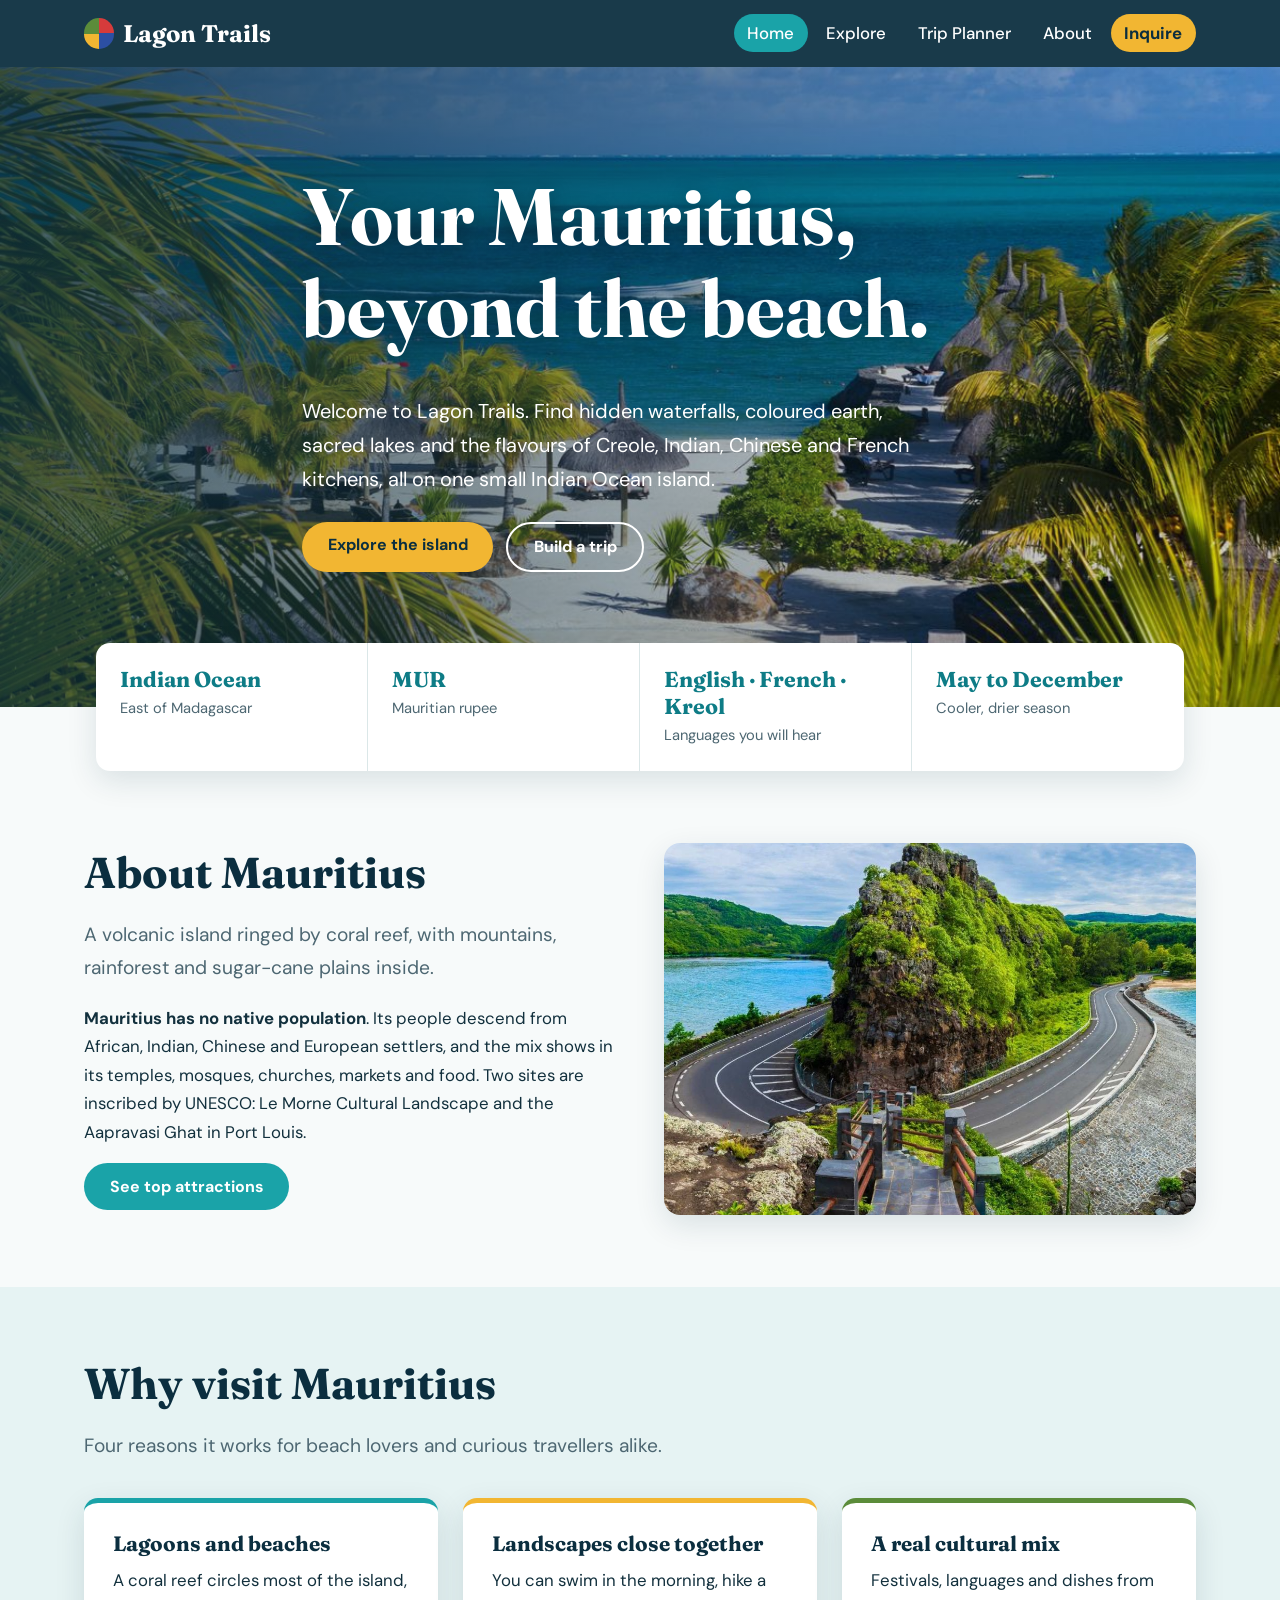
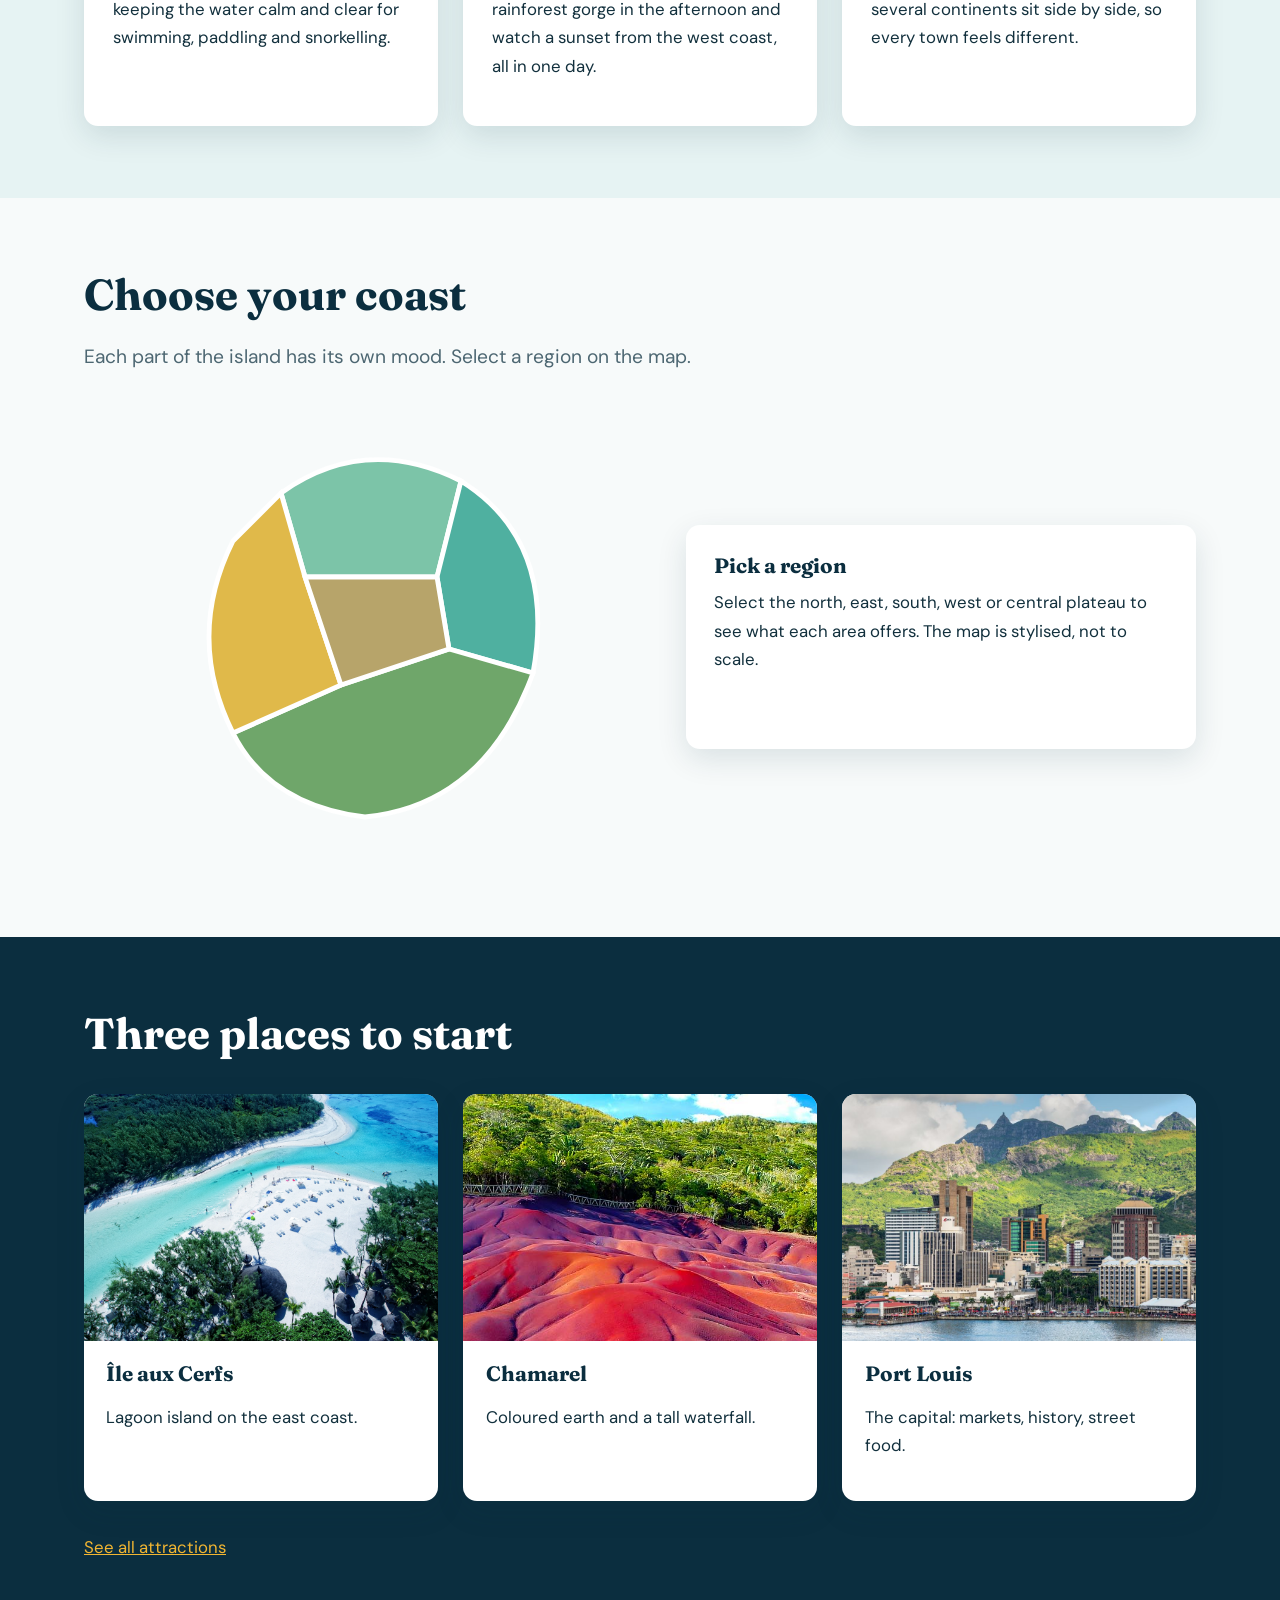
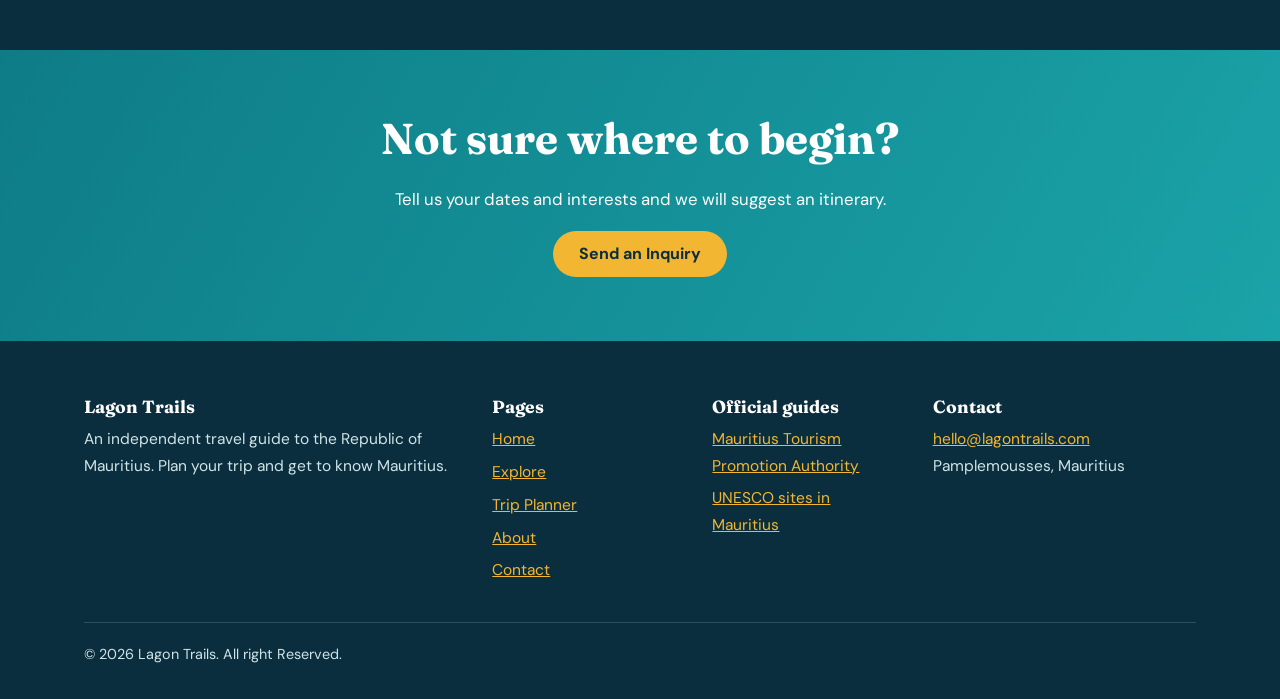
<file: index.html>
<!DOCTYPE html>
<html lang="en">
    <head>
        <meta charset="utf-8">
        <meta name="viewport" content="width=device-width, initial-scale=1">
        <title>Discover Mauritius | Lagon Trails</title>

        <meta name="description" content="Lagon Trails is a travel guide to Mauritius: beaches, mountains, Creole culture and trip planning.">
        <link rel="preconnect" href="https://fonts.googleapis.com"><link rel="preconnect" href="https://fonts.gstatic.com" crossorigin>
        <link href="https://fonts.googleapis.com/css2?family=DM+Sans:wght@400;500;700&family=Fraunces:opsz,wght@9..144,600;9..144,700&display=swap" rel="stylesheet">
        <link rel="stylesheet" href="style.css">
    </head>
    <body>
        <header class="site-header">
            <div class="wrap">
                <a class="brand" href="index.html"><i></i>Lagon Trails</a>
                <button class="menu-btn" aria-expanded="false" aria-controls="nav">Menu</button>
                
                <nav class="nav" id="nav" aria-label="Main">
                    <ul>
                        <li><a href="index.html" aria-current=page>Home</a></li>
                        <li><a href="explore.html">Explore</a></li>
                        <li><a href="plan.html">Trip Planner</a></li>
                        <li><a href="about.html">About</a></li>
                        <li><a class="cta" href="contact.html">Inquire</a></li>
                    </ul>
                </nav>
            </div>
        </header>
        
        <main>
            <div class="hero">
                <img src="images/hero.jpg" alt="Illustration of Le Morne mountain, a turquoise lagoon, palm trees and a sailboat">
                <div class="wrap">
                    <h1>Your Mauritius, beyond the beach.</h1>
                    <p>Welcome to Lagon Trails. Find hidden waterfalls, coloured earth, sacred lakes and the flavours of Creole, Indian, Chinese and French kitchens, all on one small Indian Ocean island.</p>
                    <div class="btns">
                        <a class="btn" href="explore.html">Explore the island</a>
                        <a class="btn ghost" href="plan.html">Build a trip</a></div></div></div>
                        <div class="wrap">
                            <div class="facts">
                                <div>
                                    <b>Indian Ocean</b><span>East of Madagascar</span>
                                </div>
                                <div>
                                    <b>MUR</b><span>Mauritian rupee</span>
                                </div>
                                <div>
                                    <b>English · French · Kreol</b><span>Languages you will hear</span>
                                </div>
                                <div>
                                    <b>May to December</b><span>Cooler, drier season</span>
                                </div>
                            </div>
                        </div>

                        <section>
                            <div class="wrap">
                                <div class="split">
                                    <div>
                                        <h2>About Mauritius</h2>
                                        <p class="lead">A volcanic island ringed by coral reef, with mountains, rainforest and sugar-cane plains inside.</p>
                                        <p><strong>Mauritius has no native population</strong>. Its people descend from African, Indian, Chinese and European settlers, and the mix shows in its temples, mosques, churches, markets and food. Two sites are inscribed by UNESCO: Le Morne Cultural Landscape and the Aapravasi Ghat in Port Louis.</p>
                                        <a class="btn alt" href="explore.html">See top attractions</a>
                                    </div>
                                    <img src="images/lemorne.jpg" alt="Illustration of Le Morne mountain beside a turquoise lagoon">
                                </div>
                            </div>
                        </section>

                        <section class="tint">
                            <div class="wrap">
                                <div class="sec-head">
                                    <h2>Why visit Mauritius</h2>
                                    <p class="lead">Four reasons it works for beach lovers and curious travellers alike.</p>
                                </div>
                                <div class="grid g3">
                                    <div class="reason">
                                        <h3>Lagoons and beaches</h3>
                                        <p>A coral reef circles most of the island, keeping the water calm and clear for swimming, paddling and snorkelling.</p>
                                    </div>
                                    <div class="reason">
                                        <h3>Landscapes close together</h3>
                                        <p>You can swim in the morning, hike a rainforest gorge in the afternoon and watch a sunset from the west coast, all in one day.</p>
                                    </div>
                                    <div class="reason">
                                        <h3>A real cultural mix</h3>
                                        <p>Festivals, languages and dishes from several continents sit side by side, so every town feels different.</p>
                                    </div>
                                </div>
                            </div>
                        </section>

                        <section>
                            <div class="wrap">
                                <div class="sec-head">
                                    <h2>Choose your coast</h2>
                                    <p class="lead">Each part of the island has its own mood. Select a region on the map.</p>
                                </div>
                                <div class="mapbox">
                                    <svg class="isle" viewBox="0 0 400 380" role="group" aria-label="Stylised map of Mauritius">
                                        <path data-r="north" tabindex="0" role="button" aria-label="North" d="M130 70Q200 20 280 60L260 140H150Z"/>
                                        <path data-r="east" tabindex="0" role="button" aria-label="East" d="M280 60Q360 110 340 220L270 200L260 140Z"/>
                                        <path data-r="south" tabindex="0" role="button" aria-label="South" d="M340 220Q300 330 200 340Q120 330 90 270L180 230L270 200Z"/>
                                        <path data-r="west" tabindex="0" role="button" aria-label="West" d="M130 70L150 140L180 230L90 270Q50 190 90 110Z"/>
                                        <path data-r="central" tabindex="0" role="button" aria-label="Central plateau" d="M150 140H260L270 200L180 230Z"/>
                                    </svg>
                                    <div class="regionbox" id="regionbox" aria-live="polite">
                                        <h3>Pick a region</h3>
                                        <p>Select the north, east, south, west or central plateau to see what each area offers. The map is stylised, not to scale.</p>
                                    </div>
                                </div>
                            </div>
                        </section>

                        <section class="dark">
                            <div class="wrap">
                                <div class="sec-head">
                                    <h2>Three places to start</h2>
                                </div>
                                <div class="grid g3">
                                    <div class="card">
                                        <div class="ph">
                                            <img src="images/cerfs.webp" alt="Illustration of a small sandy island in a turquoise lagoon">
                                        </div>
                                        <div class="bd">
                                            <h3 style="color:var(--navy)">Île aux Cerfs</h3>
                                            <p style="color:var(--ink)">Lagoon island on the east coast.</p>
                                        </div>
                                    </div>
                                    <div class="card">
                                        <div class="ph">
                                            <img src="images/chamarel.jpg" alt="Illustration of coloured earth dunes and a waterfall">
                                        </div>
                                        <div class="bd">
                                            <h3 style="color:var(--navy)">Chamarel</h3>
                                            <p style="color:var(--ink)">Coloured earth and a tall waterfall.</p>
                                        </div>
                                    </div>
                                    <div class="card">
                                        <div class="ph">
                                            <img src="images/portlouuis.jpg" alt="Illustration of colourful Port Louis market stalls">
                                        </div>
                                        <div class="bd">
                                            <h3 style="color:var(--navy)">Port Louis</h3>
                                            <p style="color:var(--ink)">The capital: markets, history, street food.</p>
                                        </div>
                                    </div>
                                </div>
                                <p style="margin-top:2rem">
                                    <a href="explore.html">See all attractions</a>
                                </p>
                            </div>
                        </section>

                        <section class="band">
                            <div class="wrap">
                                <h2>Not sure where to begin?</h2>
                                <p>Tell us your dates and interests and we will suggest an itinerary.</p>
                                <a class="btn" href="contact.html">Send an Inquiry</a>
                            </div>
                        </section>
    
        </main>
        <footer>
            <div class="wrap">
                <div class="fcols">
                    <div>
                        <h3>Lagon Trails</h3>
                        <p>An independent travel guide to the Republic of Mauritius. Plan your trip and get to know Mauritius.</p>
                    </div>
                    <div>
                        <h3>Pages</h3>
                        <ul>
                            <li><a href="index.html">Home</a></li>
                            <li><a href="explore.html">Explore</a></li>
                            <li><a href="plan.html">Trip Planner</a></li>
                            <li><a href="about.html">About</a></li>
                            <li><a href="contact.html">Contact</a></li>
                        </ul>
                    </div>
                    <div>
                        <h3>Official guides</h3>
                        <ul>
                            <li><a href="https://www.tourismauthority.mu" target="_blank" rel="noopener">Mauritius Tourism Promotion Authority</a></li>
                            <li><a href="https://whc.unesco.org/en/statesparties/mu" target="_blank" rel="noopener">UNESCO sites in Mauritius</a></li>
                        </ul>
                    </div>
                    <div>
                        <h3>Contact</h3>
                        <p><a href="mailto:hello@lagontrails.com">hello@lagontrails.com</a><br>Pamplemousses, Mauritius</p>
                    </div>
                </div>
                <div class="copy">&copy; 2026 Lagon Trails. All right Reserved.</div>
            </div>
        </footer>
        
        <script src="script.js"></script>
    </body>
</html>
</file>
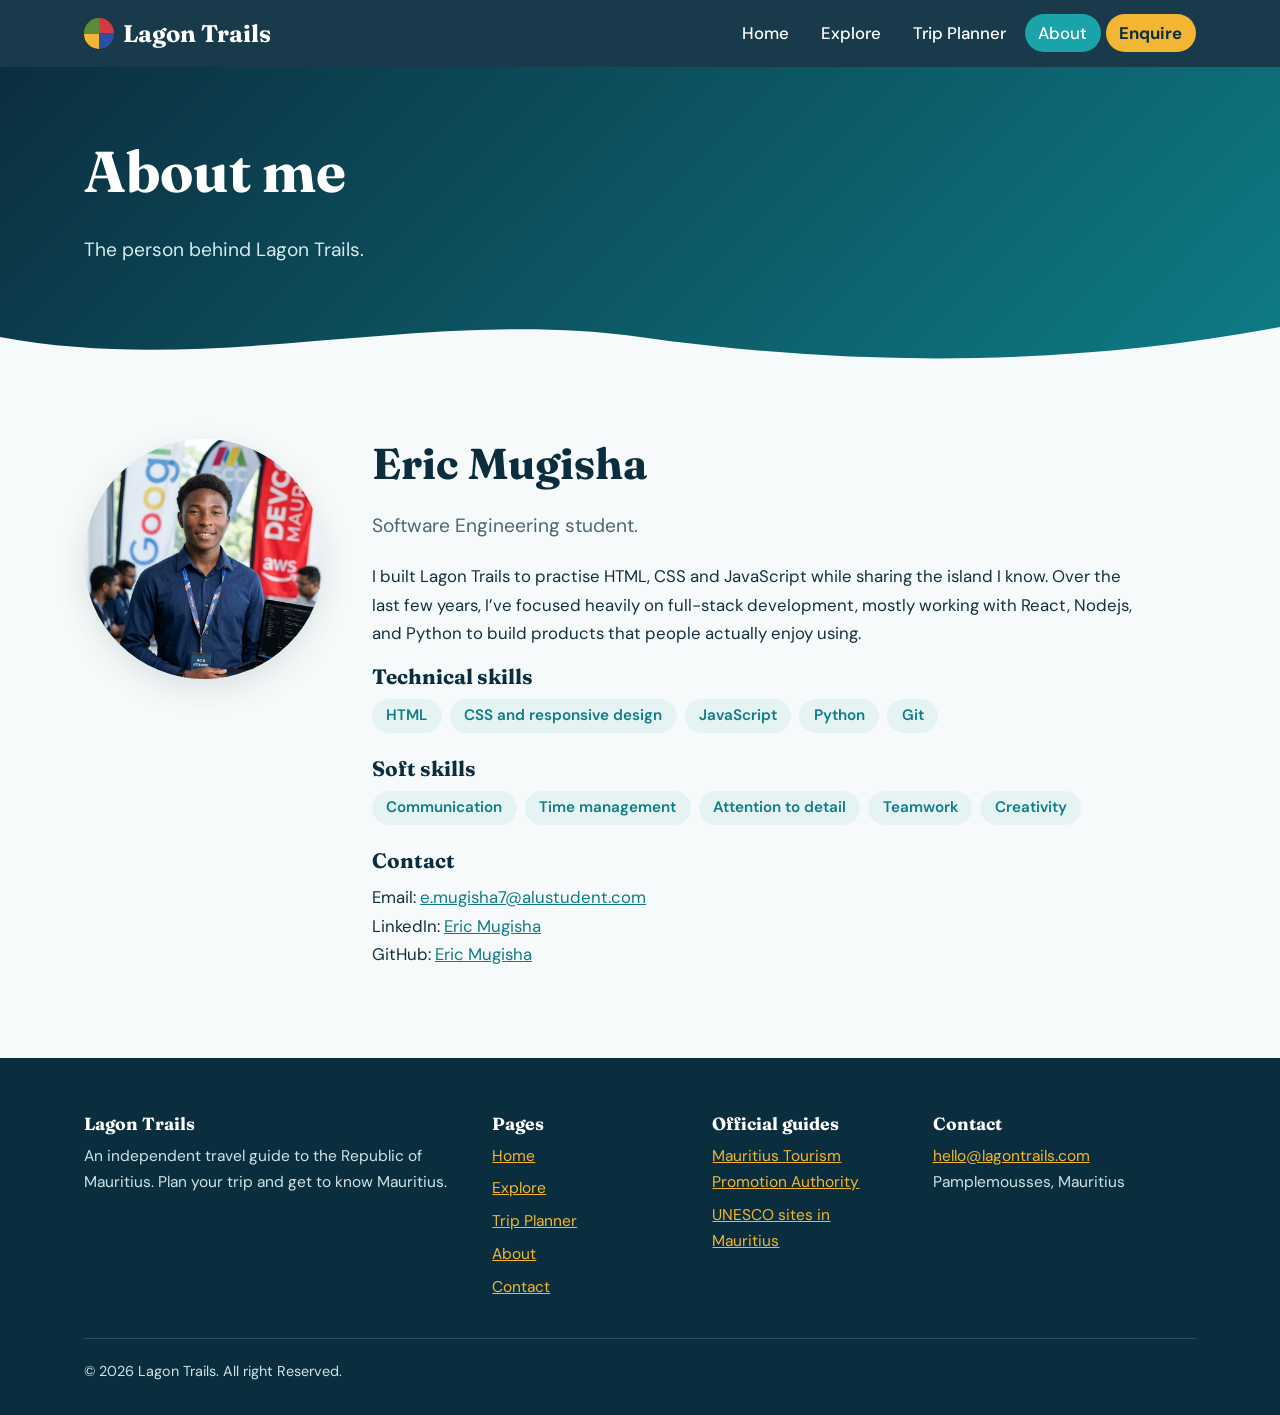
<file: about.html>
<!DOCTYPE html>
<html lang="en">

<head>
    <meta charset="utf-8">
    <meta name="viewport" content="width=device-width, initial-scale=1">
    <title>About | Lagon Trails</title>
    <meta name="description"
        content="Lagon Trails is a travel guide to Mauritius: beaches, mountains, Creole culture and trip planning.">
    <link rel="preconnect" href="https://fonts.googleapis.com">
    <link rel="preconnect" href="https://fonts.gstatic.com" crossorigin>
    <link
        href="https://fonts.googleapis.com/css2?family=DM+Sans:wght@400;500;700&family=Fraunces:opsz,wght@9..144,600;9..144,700&display=swap"
        rel="stylesheet">
    <link rel="stylesheet" href="style.css">
</head>

<body>
    <header class="site-header">
        <div class="wrap"><a class="brand" href="index.html"><i></i>Lagon Trails</a>
            <button class="menu-btn" aria-expanded="false" aria-controls="nav">Menu</button>
            <nav class="nav" id="nav" aria-label="Main">
                <ul>
                    <li><a href="index.html">Home</a></li>
                    <li><a href="explore.html">Explore</a></li>
                    <li><a href="plan.html">Trip Planner</a></li>
                    <li><a href="about.html" aria-current=page>About</a></li>
                    <li><a class="cta" href="contact.html">Enquire</a></li>
                </ul>
            </nav>
        </div>
    </header>
    <main>
        <div class="page-hero">
            <div class="wrap">
                <h1>About me</h1>
                <p>The person behind Lagon Trails.</p>
            </div>
        </div><svg class="wave" viewBox="0 0 1440 60" preserveAspectRatio="none" aria-hidden="true">
            <path d="M0 30C240 70 480 0 720 30S1200 60 1440 20V60H0Z" fill="#f7fafa" />
        </svg>
        <section>
            <div class="wrap">
                <div class="about-grid"><img src="images/avatar.jpg"
                        alt="My profile">
                    <div>
                        <h2> Eric Mugisha </h2>
                        <p class="lead">Software Engineering student.</p>
                        <p>I built Lagon Trails to practise HTML, CSS and JavaScript while sharing the island I know. 
                            Over the last few years, I’ve focused heavily on full-stack development, mostly working with React, Nodejs, and Python to build products that people actually enjoy using.</p>
                        <h3>Technical skills</h3>
                        <ul class="chips">
                            <li>HTML</li>
                            <li>CSS and responsive design</li>
                            <li>JavaScript</li>
                            <li>Python</li>
                            <li>Git</li>
                        </ul>
                        <h3>Soft skills</h3>
                        <ul class="chips">
                            <li>Communication</li>
                            <li>Time management</li>
                            <li>Attention to detail</li>
                            <li>Teamwork</li>
                            <li>Creativity</li>
                        </ul>
                        <h3>Contact</h3>
                        <p>
                            Email: <a href="mailto:e.mugisha7@alustudent.com">e.mugisha7@alustudent.com</a>
                            <br>
                            LinkedIn: <a href="https://www.linkedin.com/er-mugi" target="_blank" rel="noopener">Eric Mugisha</a>
                            <br>
                            GitHub: <a href="https://github.com/mugisha-eric" target="_blank" rel="noopener">Eric Mugisha </a>
                        </p>
                    </div>
                </div>
            </div>
        </section>
    </main>
    <footer>
            <div class="wrap">
                <div class="fcols">
                    <div>
                        <h3>Lagon Trails</h3>
                        <p>An independent travel guide to the Republic of Mauritius. Plan your trip and get to know Mauritius.</p>
                    </div>
                    <div>
                        <h3>Pages</h3>
                        <ul>
                            <li><a href="index.html">Home</a></li>
                            <li><a href="explore.html">Explore</a></li>
                            <li><a href="plan.html">Trip Planner</a></li>
                            <li><a href="about.html">About</a></li>
                            <li><a href="contact.html">Contact</a></li>
                        </ul>
                    </div>
                    <div>
                        <h3>Official guides</h3>
                        <ul>
                            <li><a href="https://www.tourismauthority.mu" target="_blank" rel="noopener">Mauritius Tourism Promotion Authority</a></li>
                            <li><a href="https://whc.unesco.org/en/statesparties/mu" target="_blank" rel="noopener">UNESCO sites in Mauritius</a></li>
                        </ul>
                    </div>
                    <div>
                        <h3>Contact</h3>
                        <p><a href="mailto:hello@lagontrails.com">hello@lagontrails.com</a><br>Pamplemousses, Mauritius</p>
                    </div>
                </div>
                <div class="copy">&copy; 2026 Lagon Trails. All right Reserved.</div>
            </div>
        </footer>
    <script src="script.js"></script>
</body>

</html>
</file>
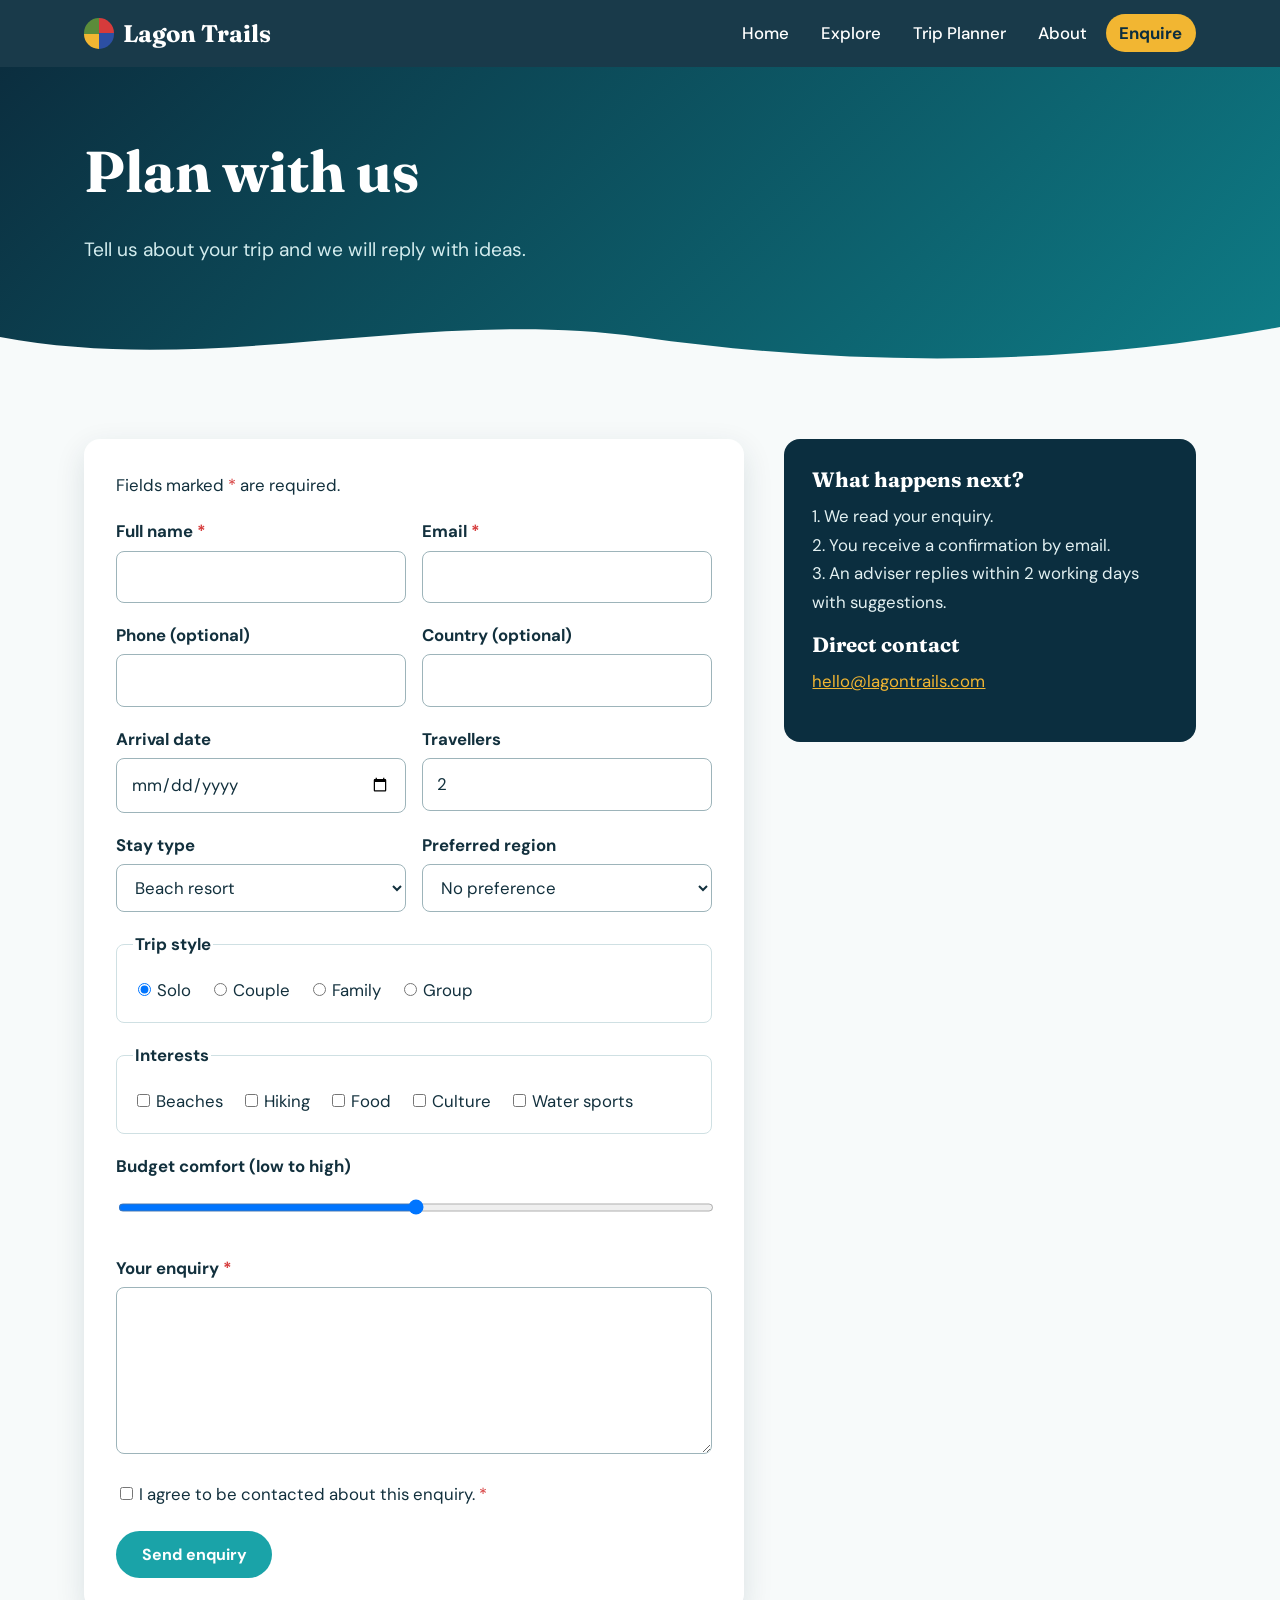
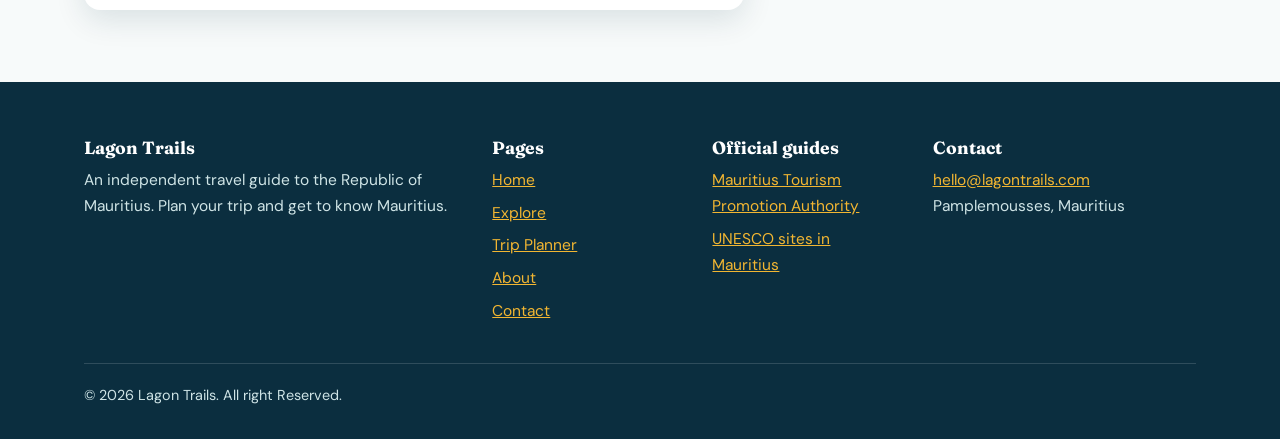
<file: contact.html>
<!DOCTYPE html>
<html lang="en">

<head>
    <meta charset="utf-8">
    <meta name="viewport" content="width=device-width, initial-scale=1">
    <title>Contact | Lagon Trails</title>
    <meta name="description"
        content="Lagon Trails is a travel guide to Mauritius: beaches, mountains, Creole culture and trip planning.">
    <link rel="preconnect" href="https://fonts.googleapis.com">
    <link rel="preconnect" href="https://fonts.gstatic.com" crossorigin>
    <link
        href="https://fonts.googleapis.com/css2?family=DM+Sans:wght@400;500;700&family=Fraunces:opsz,wght@9..144,600;9..144,700&display=swap"
        rel="stylesheet">
    <link rel="stylesheet" href="style.css">
</head>

<body>
    <header class="site-header">
        <div class="wrap"><a class="brand" href="index.html"><i></i>Lagon Trails</a>
            <button class="menu-btn" aria-expanded="false" aria-controls="nav">Menu</button>
            <nav class="nav" id="nav" aria-label="Main">
                <ul>
                    <li><a href="index.html">Home</a></li>
                    <li><a href="explore.html">Explore</a></li>
                    <li><a href="plan.html">Trip Planner</a></li>
                    <li><a href="about.html">About</a></li>
                    <li><a class="cta" href="contact.html">Enquire</a></li>
                </ul>
            </nav>
        </div>
    </header>
    <main>
        <div class="page-hero">
            <div class="wrap">
                <h1>Plan with us</h1>
                <p>Tell us about your trip and we will reply with ideas.</p>
            </div>
        </div><svg class="wave" viewBox="0 0 1440 60" preserveAspectRatio="none" aria-hidden="true">
            <path d="M0 30C240 70 480 0 720 30S1200 60 1440 20V60H0Z" fill="#f7fafa" />
        </svg>
        <section>
            <div class="wrap">
                <div class="contact-grid">
                    <div class="formbox">
                        <div id="confirm" class="msg" role="status" aria-live="polite"></div>
                        <form id="contact-form">
                            <p style="margin:0">Fields marked <span class="req">*</span> are required.</p>
                            <div class="row2">
                                <div><label for="name">Full name <span class="req">*</span></label><input id="name"
                                        name="name" required autocomplete="name"></div>
                                <div><label for="email">Email <span class="req">*</span></label><input id="email"
                                        name="email" type="email" required autocomplete="email"></div>
                            </div>
                            <div class="row2">
                                <div><label for="phone">Phone (optional)</label><input id="phone" name="phone"
                                        type="tel" autocomplete="tel"></div>
                                <div><label for="country">Country (optional)</label><input id="country" name="country"
                                        autocomplete="country-name"></div>
                            </div>
                            <div class="row2">
                                <div><label for="date">Arrival date</label><input id="date" name="date" type="date">
                                </div>
                                <div><label for="people">Travellers</label><input id="people" name="people"
                                        type="number" min="1" max="20" value="2"></div>
                            </div>
                            <div class="row2">
                                <div><label for="stay">Stay type</label><select id="stay" name="stay">
                                        <option>Beach resort</option>
                                        <option>Boutique hotel</option>
                                        <option>Self-catering villa</option>
                                        <option>Not sure yet</option>
                                    </select></div>
                                <div><label for="region">Preferred region</label><select id="region" name="region">
                                        <option>No preference</option>
                                        <option>North</option>
                                        <option>East</option>
                                        <option>South</option>
                                        <option>West</option>
                                        <option>Central</option>
                                    </select></div>
                            </div>
                            <fieldset class="inl">
                                <legend>Trip style</legend><label><input type="radio" name="style"
                                        checked>Solo</label><label><input type="radio"
                                        name="style">Couple</label><label><input type="radio"
                                        name="style">Family</label><label><input type="radio" name="style">Group</label>
                            </fieldset>
                            <fieldset class="inl">
                                <legend>Interests</legend><label><input type="checkbox"
                                        name="i">Beaches</label><label><input type="checkbox"
                                        name="i">Hiking</label><label><input type="checkbox"
                                        name="i">Food</label><label><input type="checkbox"
                                        name="i">Culture</label><label><input type="checkbox" name="i">Water
                                    sports</label>
                            </fieldset>
                            <div><label for="budget">Budget comfort (low to high)</label><input id="budget"
                                    name="budget" type="range" min="1" max="5" value="3"></div>
                            <div><label for="message">Your enquiry <span class="req">*</span></label><textarea
                                    id="message" name="message" rows="5" minlength="10" required></textarea></div>
                            <label style="font-weight:400"><input type="checkbox" name="consent" required>I agree to be
                                contacted about this enquiry. <span class="req">*</span></label>
                            <div><button class="btn alt" type="submit">Send enquiry</button></div>
                        </form>
                    </div>
                    <aside class="side">
                        <h3>What happens next?</h3>
                        <p>1. We read your enquiry.<br>2. You receive a confirmation by email.<br>3. An adviser replies
                            within 2 working days with suggestions.</p>
                        <h3>Direct contact</h3>
                        <p><a href="mailto:hello@lagontrails.com">hello@lagontrails.com</a></p>
                    </aside>
                </div>
            </div>
        </section>
    </main>
    <footer>
            <div class="wrap">
                <div class="fcols">
                    <div>
                        <h3>Lagon Trails</h3>
                        <p>An independent travel guide to the Republic of Mauritius. Plan your trip and get to know Mauritius.</p>
                    </div>
                    <div>
                        <h3>Pages</h3>
                        <ul>
                            <li><a href="index.html">Home</a></li>
                            <li><a href="explore.html">Explore</a></li>
                            <li><a href="plan.html">Trip Planner</a></li>
                            <li><a href="about.html">About</a></li>
                            <li><a href="contact.html">Contact</a></li>
                        </ul>
                    </div>
                    <div>
                        <h3>Official guides</h3>
                        <ul>
                            <li><a href="https://www.tourismauthority.mu" target="_blank" rel="noopener">Mauritius Tourism Promotion Authority</a></li>
                            <li><a href="https://whc.unesco.org/en/statesparties/mu" target="_blank" rel="noopener">UNESCO sites in Mauritius</a></li>
                        </ul>
                    </div>
                    <div>
                        <h3>Contact</h3>
                        <p><a href="mailto:hello@lagontrails.com">hello@lagontrails.com</a><br>Pamplemousses, Mauritius</p>
                    </div>
                </div>
                <div class="copy">&copy; 2026 Lagon Trails. All right Reserved.</div>
            </div>
        </footer>
    <script src="script.js"></script>
</body>

</html>
</file>
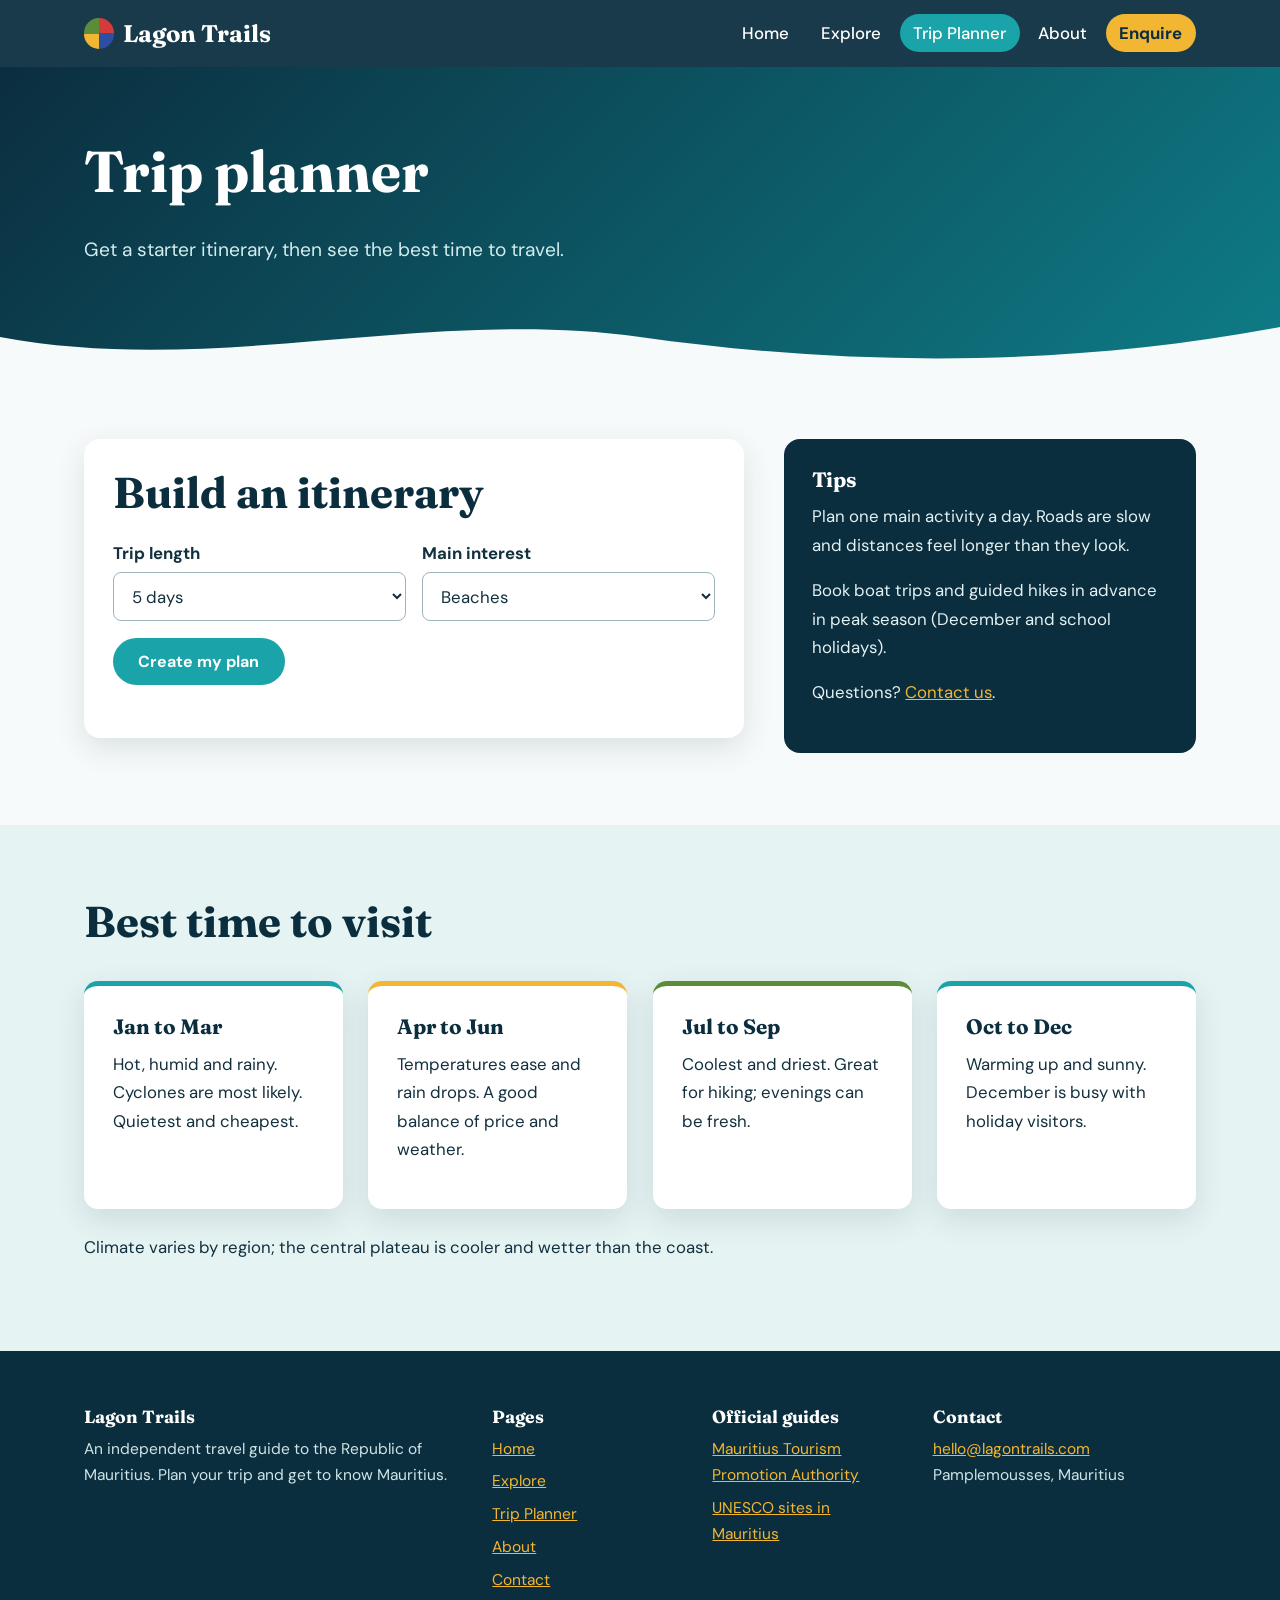
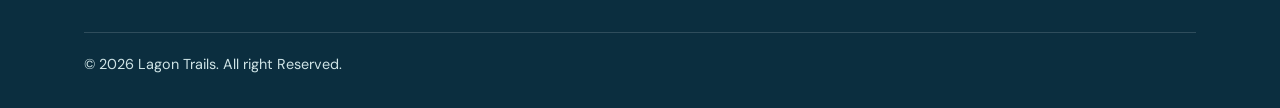
<file: plan.html>
<!DOCTYPE html>
<html lang="en">

<head>
    <meta charset="utf-8">
    <meta name="viewport" content="width=device-width, initial-scale=1">
    <title>Trip Planner | Lagon Trails</title>
    <meta name="description"
        content="Lagon Trails is a travel guide to Mauritius: beaches, mountains, Creole culture and trip planning.">
    <link rel="preconnect" href="https://fonts.googleapis.com">
    <link rel="preconnect" href="https://fonts.gstatic.com" crossorigin>
    <link
        href="https://fonts.googleapis.com/css2?family=DM+Sans:wght@400;500;700&family=Fraunces:opsz,wght@9..144,600;9..144,700&display=swap"
        rel="stylesheet">
    <link rel="stylesheet" href="style.css">
</head>

<body>
    <header class="site-header">
        <div class="wrap"><a class="brand" href="index.html"><i></i>Lagon Trails</a>
            <button class="menu-btn" aria-expanded="false" aria-controls="nav">Menu</button>
            <nav class="nav" id="nav" aria-label="Main">
                <ul>
                    <li><a href="index.html">Home</a></li>
                    <li><a href="explore.html">Explore</a></li>
                    <li><a href="plan.html" aria-current=page>Trip Planner</a></li>
                    <li><a href="about.html">About</a></li>
                    <li><a class="cta" href="contact.html">Enquire</a></li>
                </ul>
            </nav>
        </div>
    </header>
    <main>
        <div class="page-hero">
            <div class="wrap">
                <h1>Trip planner</h1>
                <p>Get a starter itinerary, then see the best time to travel.</p>
            </div>
        </div><svg class="wave" viewBox="0 0 1440 60" preserveAspectRatio="none" aria-hidden="true">
            <path d="M0 30C240 70 480 0 720 30S1200 60 1440 20V60H0Z" fill="#f7fafa" />
        </svg>
        <section>
            <div class="wrap">
                <div class="contact-grid">
                    <div class="planner">
                        <h2>Build an itinerary</h2>
                        <form id="itin-form">
                            <div class="row2">
                                <div><label for="days">Trip length</label><select id="days" name="days">
                                        <option value="3">3 days</option>
                                        <option value="5" selected>5 days</option>
                                        <option value="7">7 days</option>
                                    </select></div>
                                <div><label for="interest">Main interest</label><select id="interest" name="interest">
                                        <option value="beach">Beaches</option>
                                        <option value="nature">Nature</option>
                                        <option value="culture">Culture and food</option>
                                        <option value="adventure">Adventure</option>
                                    </select></div>
                            </div>
                            <div><button class="btn alt" type="submit">Create my plan</button></div>
                        </form>
                        <div id="itin-out" aria-live="polite" style="margin-top:1.5rem"></div>
                    </div>
                    <aside class="side">
                        <h3>Tips</h3>
                        <p>Plan one main activity a day. Roads are slow and distances feel longer than they look.</p>
                        <p>Book boat trips and guided hikes in advance in peak season (December and school holidays).
                        </p>
                        <p>Questions? <a href="contact.html">Contact us</a>.</p>
                    </aside>
                </div>
            </div>
        </section>
        <section class="tint">
            <div class="wrap">
                <div class="sec-head">
                    <h2>Best time to visit</h2>
                </div>
                <div class="grid g4">
                    <div class="reason">
                        <h3>Jan to Mar</h3>
                        <p>Hot, humid and rainy. Cyclones are most likely. Quietest and cheapest.</p>
                    </div>
                    <div class="reason">
                        <h3>Apr to Jun</h3>
                        <p>Temperatures ease and rain drops. A good balance of price and weather.</p>
                    </div>
                    <div class="reason">
                        <h3>Jul to Sep</h3>
                        <p>Coolest and driest. Great for hiking; evenings can be fresh.</p>
                    </div>
                    <div class="reason">
                        <h3>Oct to Dec</h3>
                        <p>Warming up and sunny. December is busy with holiday visitors.</p>
                    </div>
                </div>
                <p style="margin-top:1.5rem">Climate varies by region; the central plateau is cooler and wetter than the
                    coast.</p>
            </div>
        </section>
    </main>
    <footer>
            <div class="wrap">
                <div class="fcols">
                    <div>
                        <h3>Lagon Trails</h3>
                        <p>An independent travel guide to the Republic of Mauritius. Plan your trip and get to know Mauritius.</p>
                    </div>
                    <div>
                        <h3>Pages</h3>
                        <ul>
                            <li><a href="index.html">Home</a></li>
                            <li><a href="explore.html">Explore</a></li>
                            <li><a href="plan.html">Trip Planner</a></li>
                            <li><a href="about.html">About</a></li>
                            <li><a href="contact.html">Contact</a></li>
                        </ul>
                    </div>
                    <div>
                        <h3>Official guides</h3>
                        <ul>
                            <li><a href="https://www.tourismauthority.mu" target="_blank" rel="noopener">Mauritius Tourism Promotion Authority</a></li>
                            <li><a href="https://whc.unesco.org/en/statesparties/mu" target="_blank" rel="noopener">UNESCO sites in Mauritius</a></li>
                        </ul>
                    </div>
                    <div>
                        <h3>Contact</h3>
                        <p><a href="mailto:hello@lagontrails.com">hello@lagontrails.com</a><br>Pamplemousses, Mauritius</p>
                    </div>
                </div>
                <div class="copy">&copy; 2026 Lagon Trails. All right Reserved.</div>
            </div>
        </footer>
    <script src="script.js"></script>
</body>

</html>
</file>
<file: style.css>
:root {
    --navy: #0b2e3f;
    --lagoon: #1aa3a8;
    --deep: #0e7c86;
    --cane: #5b8c3a;
    --sun: #f2b632;
    --red: #d63b3b;
    --bg: #f7fafa;
    --tint: #e6f3f3;
    --ink: #12303d;
    --muted: #4d6772;
    --head: "Fraunces", Georgia, serif;
    --body: "DM Sans", "Segoe UI", Arial, sans-serif;
    --sh: 0 10px 30px rgba(11, 46, 63, .12)
}

* {
    box-sizing: border-box
}

html {
    scroll-behavior: smooth
}

body {
    margin: 0;
    background: var(--bg);
    color: var(--ink);
    font: 1.05rem/1.7 var(--body)
}

img {
    max-width: 100%;
    display: block
}

a {
    color: var(--deep)
}

:focus-visible {
    outline: 3px solid var(--sun);
    outline-offset: 3px
}

.wrap {
    max-width: 72rem;
    margin: 0 auto;
    padding: 0 1.25rem
}

h1,
h2,
h3 {
    font-family: var(--head);
    line-height: 1.15;
    margin: 0 0 .5em;
    color: var(--navy)
}

h1 {
    font-size: clamp(2.6rem, 7vw, 5rem);
    font-weight: 700
}

h2 {
    font-size: clamp(1.8rem, 4vw, 2.7rem)
}

h3 {
    font-size: 1.3rem
}

p {
    max-width: 64ch;
    margin: 0 0 1em
}

.lead {
    font-size: 1.2rem;
    color: var(--muted)
}

section {
    padding: 4.5rem 0
}

.tint {
    background: var(--tint)
}

.dark {
    background: var(--navy);
    color: #e3f1f2
}

.dark h2,
.dark h3 {
    color: #fff
}

.dark a {
    color: var(--sun)
}

.sec-head {
    max-width: 46rem;
    margin-bottom: 2.2rem
}

/* header */
.site-header {
    position: sticky;
    top: 0;
    z-index: 50;
    background: rgba(11, 46, 63, .94);
    backdrop-filter: blur(8px);
    color: #fff
}

.site-header .wrap {
    display: flex;
    align-items: center;
    justify-content: space-between;
    min-height: 4.2rem;
    gap: 1rem
}

.brand {
    font: 700 1.5rem var(--head);
    color: #fff;
    text-decoration: none;
    display: flex;
    gap: .55rem;
    align-items: center
}

.brand i {
    width: 1.9rem;
    height: 1.9rem;
    border-radius: 50%;
    background: conic-gradient(var(--red) 0 25%, #2c4fa3 0 50%, var(--sun) 0 75%, var(--cane) 0)
}

.nav ul {
    display: flex;
    gap: .3rem;
    list-style: none;
    margin: 0;
    padding: 0;
    align-items: center
}

.nav a {
    color: #fff;
    text-decoration: none;
    padding: .5rem .85rem;
    border-radius: 99px;
    font-weight: 500
}

.nav a:hover {
    background: rgba(255, 255, 255, .12)
}

.nav a[aria-current=page] {
    background: var(--lagoon)
}

.nav .cta {
    background: var(--sun);
    color: var(--navy);
    font-weight: 700
}

.menu-btn {
    display: none;
    background: none;
    border: 1px solid #fff;
    color: #fff;
    padding: .4rem .9rem;
    font: inherit;
    border-radius: 6px
}

@media(max-width:52rem) {
    .menu-btn {
        display: block
    }

    .nav {
        display: none;
        position: absolute;
        left: 0;
        right: 0;
        top: 100%;
        background: var(--navy);
        padding: 1rem 1.25rem 1.5rem
    }

    .nav.open {
        display: block
    }

    .nav ul {
        flex-direction: column;
        align-items: stretch
    }
}

/* hero */
.hero {
    position: relative;
    color: #fff;
    min-height: 40rem;
    display: flex;
    align-items: center;
    padding: 0;
    overflow: hidden
}

.hero>img {
    position: absolute;
    inset: 0;
    width: 100%;
    height: 100%;
    object-fit: cover
}

.hero::after {
    content: "";
    position: absolute;
    inset: 0;
    background: linear-gradient(100deg, rgba(11, 46, 63, .8) 0, rgba(11, 46, 63, .35) 55%, transparent)
}

.hero .wrap {
    position: relative;
    z-index: 2;
    padding-top: 5rem;
    padding-bottom: 7rem
}

.hero h1 {
    color: #fff;
    max-width: 13ch;
    text-shadow: 0 2px 20px rgba(0, 0, 0, .3)
}

.hero p {
    font-size: 1.25rem;
    max-width: 38rem
}

.btns {
    display: flex;
    gap: .8rem;
    flex-wrap: wrap;
    margin-top: 1.6rem
}

.btn {
    display: inline-block;
    background: var(--sun);
    color: var(--navy);
    padding: .8rem 1.6rem;
    font: 700 1rem var(--body);
    text-decoration: none;
    border: 0;
    border-radius: 99px;
    cursor: pointer;
    transition: transform .15s, box-shadow .15s
}

.btn:hover {
    transform: translateY(-2px);
    box-shadow: 0 8px 20px rgba(0, 0, 0, .25)
}

.btn.ghost {
    background: transparent;
    color: #fff;
    border: 2px solid #fff
}

.btn.alt {
    background: var(--lagoon);
    color: #fff
}

.page-hero {
    background: linear-gradient(135deg, var(--navy), var(--deep));
    color: #fff;
    padding: 4.5rem 0 5rem;
    position: relative
}

.page-hero h1 {
    color: #fff;
    font-size: clamp(2.2rem, 5vw, 3.6rem)
}

.page-hero p {
    color: #d3ecee;
    font-size: 1.2rem
}

.wave {
    display: block;
    width: 100%;
    height: 60px;
    margin-top: -59px;
    position: relative
}

.facts {
    display: grid;
    grid-template-columns: repeat(4, 1fr);
    background: #fff;
    box-shadow: var(--sh);
    border-radius: 14px;
    margin: -4rem auto 0;
    position: relative;
    z-index: 5;
    max-width: 68rem;
    overflow: hidden
}

.facts div {
    padding: 1.4rem 1.5rem;
    border-right: 1px solid #dbe7e8
}

.facts div:last-child {
    border: 0
}

.facts b {
    display: block;
    font: 700 1.35rem var(--head);
    color: var(--deep)
}

.facts span {
    font-size: .92rem;
    color: var(--muted)
}

@media(max-width:52rem) {
    .facts {
        grid-template-columns: 1fr 1fr
    }

    .facts div {
        border-bottom: 1px solid #dbe7e8
    }
}

/* grids & cards */
.grid {
    display: grid;
    gap: 1.6rem
}

.g3 {
    grid-template-columns: repeat(3, 1fr)
}

.g2 {
    grid-template-columns: repeat(2, 1fr)
}

.g4 {
    grid-template-columns: repeat(4, 1fr)
}

@media(max-width:60rem) {

    .g3,
    .g4 {
        grid-template-columns: 1fr 1fr
    }
}

@media(max-width:40rem) {

    .g2,
    .g3,
    .g4 {
        grid-template-columns: 1fr
    }
}

.reason {
    background: #fff;
    padding: 1.8rem;
    border-radius: 14px;
    box-shadow: var(--sh);
    border-top: 5px solid var(--lagoon)
}

.reason:nth-child(2) {
    border-color: var(--sun)
}

.reason:nth-child(3) {
    border-color: var(--cane)
}

.card {
    background: #fff;
    border-radius: 14px;
    overflow: hidden;
    box-shadow: var(--sh);
    display: flex;
    flex-direction: column
}

.card .ph {
    overflow: hidden;
    aspect-ratio: 10/7
}

.card img {
    width: 100%;
    height: 100%;
    object-fit: cover;
    transition: transform .5s
}

.card:hover img {
    transform: scale(1.05)
}

.card .bd {
    padding: 1.3rem 1.4rem 1.5rem;
    display: flex;
    flex-direction: column;
    gap: .4rem;
    flex: 1
}

.tag {
    align-self: flex-start;
    font-size: .8rem;
    font-weight: 700;
    background: var(--tint);
    color: var(--deep);
    padding: .15rem .7rem;
    border-radius: 99px
}

.linkbtn {
    margin-top: auto;
    align-self: flex-start;
    background: none;
    border: 0;
    color: var(--deep);
    font: 700 1rem var(--body);
    cursor: pointer;
    padding: .3rem 0;
    text-decoration: underline
}

.filters {
    display: flex;
    gap: .5rem;
    flex-wrap: wrap;
    margin-bottom: 1.6rem
}

.filters button,
.tabs button {
    font: 600 .95rem var(--body);
    padding: .5rem 1.2rem;
    border-radius: 99px;
    border: 2px solid var(--deep);
    background: #fff;
    color: var(--deep);
    cursor: pointer
}

.filters button[aria-pressed=true],
.tabs button[aria-selected=true] {
    background: var(--deep);
    color: #fff
}

.card[hidden] {
    display: none
}

dialog {
    border: 0;
    border-radius: 16px;
    max-width: 42rem;
    width: calc(100% - 2rem);
    padding: 0;
    box-shadow: 0 30px 80px rgba(0, 0, 0, .4)
}

dialog::backdrop {
    background: rgba(11, 46, 63, .7)
}

dialog img {
    width: 100%;
    aspect-ratio: 16/8;
    object-fit: cover
}

dialog .bd {
    padding: 1.5rem 1.8rem 1.8rem
}

dialog form {
    display: block;
    max-width: none
}

/* map */
.mapbox {
    display: grid;
    grid-template-columns: 1.1fr 1fr;
    gap: 2.5rem;
    align-items: center
}

@media(max-width:52rem) {
    .mapbox {
        grid-template-columns: 1fr
    }
}

.isle {
    width: 100%;
    max-width: 30rem;
    margin: auto;
    display: block
}

.isle path {
    cursor: pointer;
    stroke: #fff;
    stroke-width: 4;
    transition: fill .2s
}

.isle path[data-r=north] {
    fill: #7cc4a8
}

.isle path[data-r=east] {
    fill: #4fb0a0
}

.isle path[data-r=south] {
    fill: #6fa66a
}

.isle path[data-r=west] {
    fill: #e0b94a
}

.isle path[data-r=central] {
    fill: #b7a46a
}

.isle path:hover,
.isle path.on {
    fill: var(--red)
}

.regionbox {
    background: #fff;
    border-radius: 14px;
    padding: 1.8rem;
    box-shadow: var(--sh);
    min-height: 14rem
}

/* tabs, details */
.tabs {
    display: flex;
    gap: .5rem;
    flex-wrap: wrap;
    margin-bottom: 1.5rem
}

.panel[hidden] {
    display: none
}

details {
    background: #fff;
    border-radius: 10px;
    margin-bottom: .7rem;
    box-shadow: 0 2px 8px rgba(11, 46, 63, .08)
}

summary {
    padding: 1rem 1.3rem;
    font-weight: 700;
    cursor: pointer;
    color: var(--navy)
}

details[open] summary {
    color: var(--deep)
}

details p {
    padding: 0 1.3rem;
    margin: 0 0 1rem; 
    color: #0b2e3f;
}

.split {
    display: grid;
    grid-template-columns: 1fr 1fr;
    gap: 3rem;
    align-items: center
}

@media(max-width:52rem) {
    .split {
        grid-template-columns: 1fr
    }
}

.split img {
    border-radius: 16px;
    box-shadow: var(--sh);
    aspect-ratio: 10/7;
    object-fit: cover;
    width: 100%
}

.band {
    background: linear-gradient(120deg, var(--deep), var(--lagoon));
    color: #fff;
    text-align: center;
    padding: 4rem 0
}

.band h2 {
    color: #fff
}

.band p {
    margin-inline: auto
}

/* about + forms */
.about-grid {
    display: grid;
    grid-template-columns: 15rem 1fr;
    gap: 3rem;
    align-items: start
}

.about-grid img {
    border-radius: 50%;
    width: 15rem;
    height: 15rem;
    object-fit: cover;
    box-shadow: var(--sh)
}

@media(max-width:52rem) {
    .about-grid {
        grid-template-columns: 1fr
    }
}

.chips {
    list-style: none;
    padding: 0;
    display: flex;
    flex-wrap: wrap;
    gap: .5rem;
    margin: 0 0 1.5rem
}

.chips li {
    background: var(--tint);
    color: var(--deep);
    padding: .25rem .9rem;
    border-radius: 99px;
    font-weight: 600;
    font-size: .95rem
}

.contact-grid {
    display: grid;
    grid-template-columns: 1.6fr 1fr;
    gap: 2.5rem;
    align-items: start
}

@media(max-width:52rem) {
    .contact-grid {
        grid-template-columns: 1fr
    }
}

form {
    display: grid;
    gap: 1.1rem
}

.row2 {
    display: grid;
    grid-template-columns: 1fr 1fr;
    gap: 1rem
}

@media(max-width:40rem) {
    .row2 {
        grid-template-columns: 1fr
    }
}

label,
legend {
    font-weight: 700;
    display: block;
    margin-bottom: .3rem
}

input,
select,
textarea {
    width: 100%;
    font: inherit;
    padding: .7rem .9rem;
    border: 1.5px solid #9db4ba;
    border-radius: 8px;
    background: #fff;
    color: var(--ink)
}

input:focus,
select:focus,
textarea:focus {
    border-color: var(--lagoon)
}

input[type=radio],
input[type=checkbox] {
    width: auto;
    margin-right: .4rem
}

fieldset {
    border: 1.5px solid #cfe0e3;
    border-radius: 8px;
    padding: .8rem 1rem;
    margin: 0
}

.inl label {
    display: inline-block;
    font-weight: 400;
    margin-right: 1.1rem
}

.req {
    color: var(--red)
}

.formbox {
    background: #fff;
    padding: 2rem;
    border-radius: 16px;
    box-shadow: var(--sh)
}

.msg {
    display: none;
    background: #e8f6ec;
    border-left: 6px solid var(--cane);
    padding: 1.3rem 1.5rem;
    border-radius: 8px;
    margin-bottom: 1.5rem
}

.msg.show {
    display: block
}

.side {
    background: var(--navy);
    color: #e3f1f2;
    padding: 1.8rem;
    border-radius: 16px
}

.side h3 {
    color: #fff
}

.side a {
    color: var(--sun)
}

.planner {
    background: #fff;
    padding: 1.8rem;
    border-radius: 16px;
    box-shadow: var(--sh)
}

.day {
    display: grid;
    grid-template-columns: 5.5rem 1fr;
    gap: 1rem;
    padding: 1rem 0;
    border-bottom: 1px solid #dbe7e8
}

.day b {
    font: 700 1.1rem var(--head);
    color: var(--deep)
}

footer {
    background: var(--navy);
    color: #cfe4e6;
    padding: 3.5rem 0 2rem;
    font-size: .97rem
}

footer h3 {
    color: #fff;
    font-size: 1.1rem
}

footer a {
    color: var(--sun)
}

footer ul {
    list-style: none;
    padding: 0;
    margin: 0
}

footer li {
    margin-bottom: .4rem
}

.fcols {
    display: grid;
    grid-template-columns: 2fr 1fr 1fr 1.4fr;
    gap: 2rem
}

@media(max-width:52rem) {
    .fcols {
        grid-template-columns: 1fr 1fr
    }
}

.copy {
    border-top: 1px solid rgba(255, 255, 255, .15);
    margin-top: 2rem;
    padding-top: 1.2rem;
    font-size: .9rem
}

@media(prefers-reduced-motion:reduce) {
    * {
        transition: none !important;
        animation: none !important;
        scroll-behavior: auto !important
    }
}
</file>
